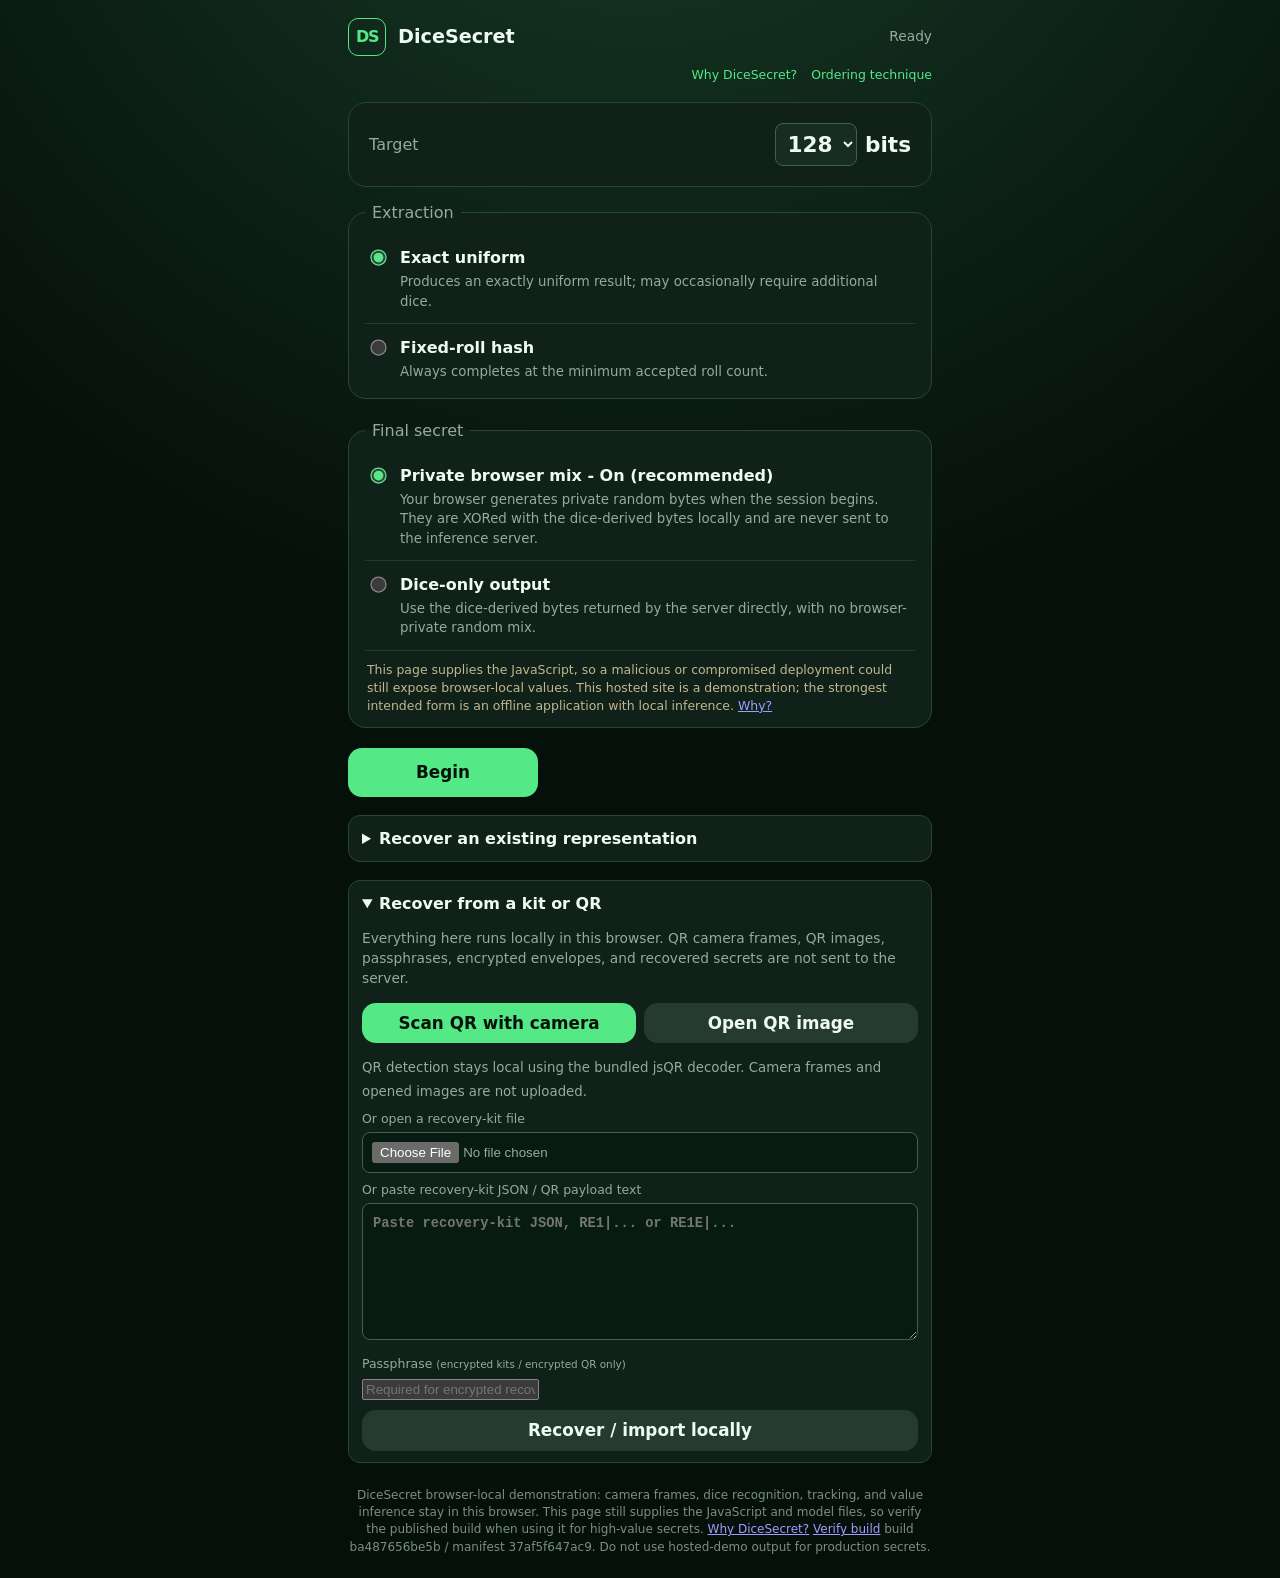
<file: index.html>
<!doctype html>
<html lang="en">
<head>
  <meta charset="utf-8">
  <meta name="viewport" content="width=device-width,initial-scale=1,viewport-fit=cover">
  <meta name="theme-color" content="#07130e">
  
  <link rel="icon" href="/favicon.svg" type="image/svg+xml">
  <title>DiceSecret - physical dice entropy</title>
  <meta name="description" content="DiceSecret generates verifiable root-secret entropy from physical d6 dice using a camera.">
  <link rel="canonical" href="https://dicesecret.com/">
  <link rel="stylesheet" href="/styles.css">
</head>
<body>
  <main>
    <header><span class="mark">DS</span><h1>DiceSecret</h1><span id="status">Ready</span></header>
    <nav class="infoNav"><a href="/why.html" target="_blank" rel="noopener">Why DiceSecret?</a><a href="/ordering.html" target="_blank" rel="noopener">Ordering technique</a></nav>

    <section id="setup" class="panel active">
      <div class="metric"><span>Target</span><strong><select id="bits" aria-label="Entropy bits"><option>64</option><option selected>128</option><option>192</option><option>256</option></select> bits</strong></div>
      <fieldset><legend>Extraction</legend><label><input type="radio" name="mode" value="exact" checked><span><b>Exact uniform</b><small>Produces an exactly uniform result; may occasionally require additional dice.</small></span></label><label><input type="radio" name="mode" value="hash"><span><b>Fixed-roll hash</b><small>Always completes at the minimum accepted roll count.</small></span></label></fieldset>
      <fieldset><legend>Final secret</legend><label><input type="radio" name="secretMode" value="private" checked><span><b>Private browser mix - On (recommended)</b><small>Your browser generates private random bytes when the session begins. They are XORed with the dice-derived bytes locally and are never sent to the inference server.</small></span></label><label><input type="radio" name="secretMode" value="dice-only"><span><b>Dice-only output</b><small>Use the dice-derived bytes returned by the server directly, with no browser-private random mix.</small></span></label><p class="trustNote">This page supplies the JavaScript, so a malicious or compromised deployment could still expose browser-local values. This hosted site is a demonstration; the strongest intended form is an offline application with local inference. <a href="/why.html" target="_blank" rel="noopener">Why?</a></p></fieldset>
      <button id="start" class="primary">Begin</button>
      <details class="recoveryTool">
        <summary>Recover an existing representation</summary>
        <p>Decode locally in this browser. The entered phrase/value is not sent to the server.</p>
        <label for="recoveryEncoding">Encoding</label>
        <select id="recoveryEncoding"></select>
        <label for="recoveryBits">Target bits</label>
        <select id="recoveryBits"><option>64</option><option selected>128</option><option>160</option><option>192</option><option>224</option><option>256</option></select>
        <label for="recoveryInput">Phrase or encoded value</label>
        <textarea id="recoveryInput" rows="5" spellcheck="false" autocomplete="off"></textarea>
        <button id="decodeRecovery" type="button" class="quiet">Decode locally</button>
        <div id="recoveryResult" class="recoveryResult hidden">
          <b id="recoverySummary"></b>
          <label>Hex</label><code id="recoveryHex"></code>
          <label>Bits</label><code id="recoveryBinary" class="binary"></code>
        </div>
      </details>
      <details class="recoveryTool recoveryKitImport" open>
        <summary>Recover from a kit or QR</summary>
        <p>Everything here runs locally in this browser. QR camera frames, QR images, passphrases, encrypted envelopes, and recovered secrets are not sent to the server.</p>
        <div class="qrImportActions">
          <button id="startRecoveryQrScan" type="button" class="primary">Scan QR with camera</button>
          <button id="chooseRecoveryQrImage" type="button" class="quiet">Open QR image</button>
        </div>
        <input id="recoveryQrImage" class="hidden" type="file" accept="image/*">
        <div id="recoveryQrScanner" class="recoveryQrScanner hidden">
          <video id="recoveryQrVideo" playsinline muted autoplay></video>
          <small id="recoveryQrScanStatus">Scanning locally...</small>
          <button id="stopRecoveryQrScan" type="button" class="quiet">Stop camera</button>
        </div>
        <small id="qrDecodeSupport">QR decoding stays local in this browser. Native QR detection is preferred when available, with bundled jsQR as the fallback.</small>
        <label for="recoveryKitFile">Or open a recovery-kit file</label>
        <input id="recoveryKitFile" type="file" accept=".json,application/json,text/plain">
        <label for="recoveryKitInput">Or paste recovery-kit JSON / QR payload text</label>
        <textarea id="recoveryKitInput" rows="6" spellcheck="false" autocomplete="off" placeholder="Paste recovery-kit JSON, RE1|... or RE1E|..."></textarea>
        <label for="importRecoveryPassphrase">Passphrase <small>(encrypted kits / encrypted QR only)</small></label>
        <input id="importRecoveryPassphrase" type="password" autocomplete="off" spellcheck="false" placeholder="Required for encrypted recovery">
        <button id="importRecoveryKit" type="button" class="quiet">Recover / import locally</button>
        <div id="importedRecovery" class="recoveryResult hidden">
          <b id="importedRecoverySummary"></b>
          <label>Final hex</label><code id="importedRecoveryHex"></code>
          <div id="importedRecoveryRepresentations" class="representationOutputs"></div>
        </div>
      </details>
    </section>

    <section id="roll" class="panel rollPrompt">
      <h2>Roll your dice</h2>
      <p>The camera is not being processed yet. Let the dice settle before starting detection.</p>
      <div class="rollInstructions">
        <b>For the best read:</b>
        <ul>
          <li>Place all dice flat on a stable, flat surface with no dice stacked on another.</li>
          <li><b>A top-down view is strongly preferred.</b> Hold the camera roughly 1 to 2 feet directly above the dice and frame the entire group so every die top is visible.</li>
          <li>Keep the dice large enough in the image for their top faces and pips to be clear.</li>
          <li>Once detection starts, hold the camera steady. If needed, slowly move or tilt the camera slightly to give the reader a clearer view of difficult dice, then return toward a top-down view.</li>
          <li>A green die means the reader is relatively confident in that die. Some dice, lighting, and viewing angles may read more easily than others.</li>
        </ul>
      </div>
      <p class="rollReady"><b>When the dice are settled and fully in view, click Detect dice.</b></p>
      <button id="detect" class="primary">Detect dice</button>
    </section>

    <section id="capture" class="panel">
      <div class="camera"><video id="video" playsinline muted autoplay></video><canvas id="overlay"></canvas><div class="recording"><i></i> Detecting live</div></div>
      <canvas id="captureFrame" class="hidden"></canvas>
      <div class="liveCount"><strong id="readyCount">0 ready</strong><span id="visibleCount">0 visible</span></div>
      <small id="liveTiming" class="liveTiming"></small>
      <p id="scanHelp" class="scanHelp" role="status" aria-live="polite"><b id="scanHelpTitle">Scanning for dice...</b><span id="scanHelpText">Keep the camera steady and near a top-down view. Dice will turn green as the reader becomes confident.</span></p>
      <button id="acceptLive" class="primary" disabled>Accept 0 dice</button>
    </section>

    <section id="processing" class="panel center">
      <div class="spinner" aria-hidden="true"></div><h2>Reading dice...</h2><p>Video and model inference stay in this browser.</p>
    </section>

    <section id="report" class="panel">
      <div class="progress"><div id="progressBar"></div></div>
      <div class="progressCopy"><strong id="bitProgress">0 bits</strong><span id="rollProgress">0 accepted dice</span></div>
      <div class="reportVisual"><img id="reportImage" alt="Accepted dice numbered in entropy order"><canvas id="reportOverlay"></canvas><button id="zoomReport" type="button">Zoom image</button></div>
      <img id="rawReportImage" class="hidden" alt="">
      <div id="selectedInspection" class="selectedInspection hidden"><canvas id="selectedCrop"></canvas><div><b id="selectedCropTitle"></b><span>Raw camera crop - no label drawn over the pips.</span><button id="selectedDieAction" type="button" class="danger hidden">Reject selected die</button></div></div>
      <div id="summary" class="summary"></div>
      <div class="orderGuide"><b>Entropy order</b><span id="selectedDie">Tap a value to locate that die.</span></div>
      <div id="values" class="values"></div><div id="rejectedDice" class="rejectedDice hidden"></div>
      <details class="orderMethod"><summary>How is this order made?</summary><p>The detected d6 tops estimate a top-down floor layout using only their shared cube geometry. The most isolated die becomes position 1; the farthest die defines direction, and an off-axis die fixes which side is up. The other dice are visited by repeatedly splitting the layout into four median quadrants. It is not a nearest-neighbor path, so a jump means one region ended and the next began.</p><div class="orderLinks"><button id="toggleOrderPath" type="button" class="quiet">Show order path</button><button id="toggleOrderNumbers" type="button" class="quiet">Show positions</button><a href="/ordering.html" target="_blank" rel="noopener">Technique</a></div></details>
      <details id="readingDetails"><summary>Reading details</summary><div id="detailRows"></div></details>
      <div id="orderWarning" class="warning hidden"><b id="orderReviewTitle">Review this roll</b><span id="orderExplanation">Tap any numbered value to highlight its die.</span><div><button id="acceptOrder">Accept roll</button><button id="retakeOrder" class="quiet">Retake</button></div></div>
      <div id="complete" class="complete hidden">
        <span id="completeTitle">Complete</span>
        <div id="finishedOutput">
          <p id="secretSourceStatus" class="secretSourceStatus"></p>
          <details id="verificationDetails" class="verificationDetails">
            <summary>Verification details</summary>
            <p>The server-visible dice result and browser-local final result are shown separately so the mix can be audited. The representations below are generated from the final output, not from the dice-derived value.</p>
            <div class="verificationValue"><b>Dice-derived output <small>(server-visible)</small></b><code id="diceDerivedHex"></code></div>
            <div class="verificationValue"><b>Final output <small>(browser-local)</small></b><code id="finalOutputHex"></code></div>
            <div id="browserMixRow" class="verificationValue hidden">
              <div class="verificationHeading"><b>Browser-private XOR bytes</b><button id="toggleBrowserMix" type="button" class="quiet">Reveal</button></div>
              <code id="browserMixHex" class="hidden"></code>
              <small>Revealing these bytes is local to this page. They can also be reconstructed from the two values above because final = dice-derived XOR browser-private.</small>
            </div>
            <p id="mixVerificationStatus" class="mixVerificationStatus"></p>
          </details>
          <p class="localOnly">Representations below are generated locally in this browser from the final entropy bytes.</p>
          <details class="representationPicker" open><summary>Representations</summary><div id="representationChoices" class="representationChoices"></div></details>
          <div id="representationOutputs" class="representationOutputs"></div>
          <section id="recoveryExport" class="recoveryExport hidden">
            <h3>Recovery &amp; backup</h3>
            <p>The final secret and all recovery materials below are generated locally in this browser. Choose the artifact that matches how you intend to store it.</p>
            <section class="recoveryMetadataEditor">
              <h4>Recovery metadata <small>(browser-local)</small></h4>
              <label for="recoveryLabel">Name / label</label>
              <input id="recoveryLabel" type="text" maxlength="160" autocomplete="off" placeholder="e.g. Cold wallet seed A">
              <label for="recoveryNote">Note</label>
              <textarea id="recoveryNote" rows="3" maxlength="4000" autocomplete="off" placeholder="Optional context to include with recovery materials"></textarea>
              <div class="recoveryMetadataFacts"><span><b>Derived</b><small id="recoveryDerivedAt"> - </small></span><span><b>Document ID</b><code id="recoveryDocumentId"> - </code></span></div>
              <small>Name and note remain in browser memory and are not sent to the inference server. They are included only in recovery materials you explicitly print, download, or copy.</small>
            </section>
            <section class="printSheetChoices">
              <h4>Printable sheets</h4>
              <p><b>Blank record sheet:</b> prints metadata and empty writing areas only. It contains no secret and no recovery QR; write the selected Hex/word representation onto the physical sheet after printing.</p>
              <div class="recoveryActions">
                <button id="printRecordSheet" type="button" class="primary">Print blank record sheet - no secret</button>
                <button id="downloadRecordSheet" type="button" class="quiet">Download blank record sheet (.html)</button>
                <button id="printRecoverySheet" type="button" class="quiet">Print full recovery sheet - contains secret</button>
                <button id="downloadRecoverySheet" type="button" class="quiet">Download full recovery sheet (.html)</button>
              </div>
            </section>
            <fieldset class="recoveryProtection"><legend>Recovery files &amp; QR</legend>
              <label><input type="radio" name="recoveryProtection" value="plain" checked><span><b>Plain</b><small>JSON and QR directly contain the final secret.</small></span></label>
              <label><input type="radio" name="recoveryProtection" value="encrypted"><span><b>Encrypted</b><small>Protect the machine-recovery copy with a passphrase.</small></span></label>
            </fieldset>
            <div id="plainRecoveryExport">
              <div class="recoveryActions">
                <button id="downloadRecoveryKit" type="button" class="quiet">Download recovery kit (.json)</button>
                <button id="copyRecoveryKit" type="button" class="quiet">Copy kit JSON</button>
                <button id="downloadRecoveryQr" type="button" class="quiet">Download QR (.svg)</button>
                <button id="copyQrPayload" type="button" class="quiet">Copy QR payload text</button>
              </div>
              <div id="recoveryQr" class="recoveryQr" aria-label="Recovery QR code"></div>
              <p class="qrWarning">This QR contains the final secret. Scanning or photographing it with a cloud-connected application may expose the secret. The QR is generated entirely in this browser.</p>
              <details class="qrPayloadDetails"><summary>QR payload text</summary><code id="qrPayloadText"></code></details>
            </div>
            <div id="encryptedRecoveryControls" class="encryptedRecoveryControls hidden">
              <label for="encryptedRecoveryPassphrase">Passphrase</label>
              <input id="encryptedRecoveryPassphrase" type="password" autocomplete="off" spellcheck="false">
              <label for="encryptedRecoveryPassphraseConfirm">Confirm passphrase</label>
              <input id="encryptedRecoveryPassphraseConfirm" type="password" autocomplete="off" spellcheck="false">
              <small>Encryption uses browser-native PBKDF2-HMAC-SHA-256 (600,000 iterations) and AES-256-GCM. Short PINs are vulnerable to offline guessing.</small>
              <button id="createEncryptedRecovery" type="button" class="primary">Create encrypted kit &amp; QR</button>
            </div>
            <div id="encryptedRecoveryExport" class="hidden">
              <div class="recoveryActions">
                <button id="printEncryptedRecoverySheet" type="button" class="primary">Print encrypted recovery sheet</button>
                <button id="downloadEncryptedRecoverySheet" type="button" class="quiet">Download encrypted sheet (.html)</button>
                <button id="downloadEncryptedRecoveryKit" type="button" class="quiet">Download encrypted kit (.json)</button>
                <button id="copyEncryptedRecoveryKit" type="button" class="quiet">Copy encrypted kit JSON</button>
                <button id="downloadEncryptedRecoveryQr" type="button" class="quiet">Download encrypted QR (.svg)</button>
                <button id="copyEncryptedQrPayload" type="button" class="quiet">Copy encrypted QR payload</button>
              </div>
              <div id="encryptedRecoveryQr" class="recoveryQr" aria-label="Encrypted recovery QR code"></div>
              <p class="qrWarning">This QR contains only encrypted recovery data. Anyone who obtains it can still attempt offline passphrase guesses.</p>
              <details class="qrPayloadDetails"><summary>Canonical encrypted QR payload text</summary><code id="encryptedQrPayloadText"></code></details>
            </div>
          </section>
        </div>
        <p id="incompleteOutput"></p>
        <button id="startAnother" type="button" class="primary startAnother">Start another session</button>
      </div>
      <div id="nextActions" class="nextActions"><button id="endSession" class="quiet">End session</button><button id="rollMore" class="primary">Roll more</button></div>
    </section>

    <div id="error" class="error hidden" role="alert"></div>
    <footer>DiceSecret browser-local demonstration: camera frames, dice recognition, tracking, and value inference stay in this browser. This page still supplies the JavaScript and model files, so verify the published build when using it for high-value secrets. <a href="/why.html" target="_blank" rel="noopener">Why DiceSecret?</a> <a href="/verify.html" target="_blank" rel="noopener">Verify build</a> <span id="buildIdentity">source / unverified build</span>. Do not use hosted-demo output for production secrets.</footer>
  </main>
  <div id="imageZoom" class="imageZoom hidden" role="dialog" aria-modal="true" aria-label="Zoomed dice report"><div class="zoomToolbar"><button id="closeZoom" type="button">Close</button><button id="zoomOut" type="button">-</button><button id="zoomReset" type="button">Reset</button><button id="zoomIn" type="button">+</button><button id="zoomTogglePath" type="button">Path</button><button id="zoomToggleNumbers" type="button">Positions</button><button id="zoomDieAction" type="button" class="danger hidden">Reject die</button><strong id="zoomSelection">No die selected</strong></div><div id="zoomViewport"><div id="zoomStage"><img id="zoomImage" alt="Zoomed dice report"><canvas id="zoomOverlay"></canvas></div></div></div>
  <script src="/entropy-codec.js"></script>
  <script src="/entropy-secret.js"></script>
  <script src="/jsqr-1.4.0.js"></script>
  <script src="/entropy-qr.js"></script>
  <script src="/entropy-recovery.js"></script>
  <script src="/entropy-encryption.js"></script>
  <script src="/app.js"></script>
</body>
</html>
</file>
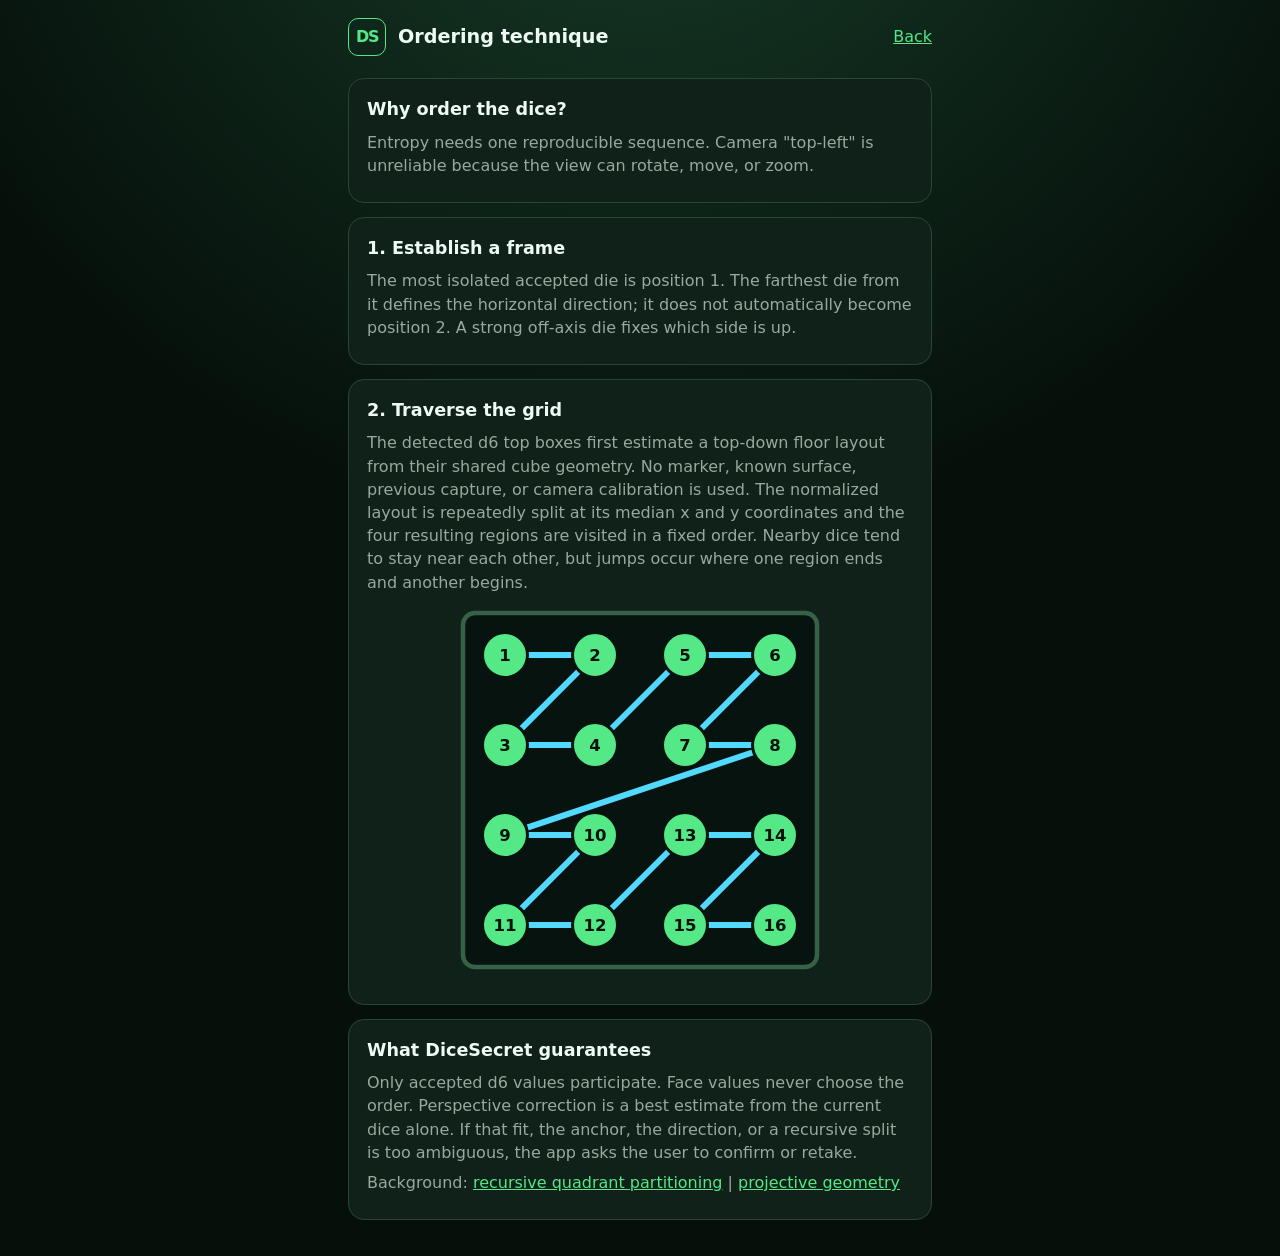
<file: ordering.html>
<!doctype html>
<html lang="en">
<head>
  <meta charset="utf-8">
  <meta name="viewport" content="width=device-width,initial-scale=1">
  <meta name="theme-color" content="#07130e">
  <link rel="icon" href="/favicon.svg" type="image/svg+xml">
  <title>DiceSecret ordering technique</title>
  <link rel="stylesheet" href="/styles.css">
  <link rel="canonical" href="https://dicesecret.com/ordering.html">
</head>
<body>
  <main class="technique">
    <header><span class="mark">DS</span><h1>Ordering technique</h1><a href="/">Back</a></header>
    <section>
      <h2>Why order the dice?</h2>
      <p>Entropy needs one reproducible sequence. Camera "top-left" is unreliable because the view can rotate, move, or zoom.</p>
    </section>
    <section>
      <h2>1. Establish a frame</h2>
      <p>The most isolated accepted die is position 1. The farthest die from it defines the horizontal direction; it does not automatically become position 2. A strong off-axis die fixes which side is up.</p>
    </section>
    <section>
      <h2>2. Traverse the grid</h2>
      <p>The detected d6 top boxes first estimate a top-down floor layout from their shared cube geometry. No marker, known surface, previous capture, or camera calibration is used. The normalized layout is repeatedly split at its median x and y coordinates and the four resulting regions are visited in a fixed order. Nearby dice tend to stay near each other, but jumps occur where one region ends and another begins.</p>
      <svg viewBox="0 0 240 240" role="img" aria-label="The first sixteen positions of a recursive quadrant traversal">
        <rect x="2" y="2" width="236" height="236" rx="8" fill="#07130e" stroke="#356246" stroke-width="3"/>
        <path d="M30 30 L90 30 L30 90 L90 90 L150 30 L210 30 L150 90 L210 90 L30 150 L90 150 L30 210 L90 210 L150 150 L210 150 L150 210 L210 210" fill="none" stroke="#52d9ff" stroke-width="4" stroke-linejoin="round"/>
        <g fill="#54e887" stroke="#07130e" stroke-width="2">
          <circle cx="30" cy="30" r="15"/><circle cx="90" cy="30" r="15"/><circle cx="30" cy="90" r="15"/><circle cx="90" cy="90" r="15"/>
          <circle cx="150" cy="30" r="15"/><circle cx="210" cy="30" r="15"/><circle cx="150" cy="90" r="15"/><circle cx="210" cy="90" r="15"/>
          <circle cx="30" cy="150" r="15"/><circle cx="90" cy="150" r="15"/><circle cx="30" cy="210" r="15"/><circle cx="90" cy="210" r="15"/>
          <circle cx="150" cy="150" r="15"/><circle cx="210" cy="150" r="15"/><circle cx="150" cy="210" r="15"/><circle cx="210" cy="210" r="15"/>
        </g>
        <g fill="#041108" font-family="system-ui" font-size="11" font-weight="800" text-anchor="middle" dominant-baseline="central">
          <text x="30" y="30">1</text><text x="90" y="30">2</text><text x="30" y="90">3</text><text x="90" y="90">4</text>
          <text x="150" y="30">5</text><text x="210" y="30">6</text><text x="150" y="90">7</text><text x="210" y="90">8</text>
          <text x="30" y="150">9</text><text x="90" y="150">10</text><text x="30" y="210">11</text><text x="90" y="210">12</text>
          <text x="150" y="150">13</text><text x="210" y="150">14</text><text x="150" y="210">15</text><text x="210" y="210">16</text>
        </g>
      </svg>
    </section>
    <section>
      <h2>What DiceSecret guarantees</h2>
      <p>Only accepted d6 values participate. Face values never choose the order. Perspective correction is a best estimate from the current dice alone. If that fit, the anchor, the direction, or a recursive split is too ambiguous, the app asks the user to confirm or retake.</p>
      <p>Background: <a href="https://en.wikipedia.org/wiki/Quadtree" target="_blank" rel="noopener">recursive quadrant partitioning</a> | <a href="https://en.wikipedia.org/wiki/Projective_geometry" target="_blank" rel="noopener">projective geometry</a></p>
    </section>
  </main>
</body>
</html>
</file>
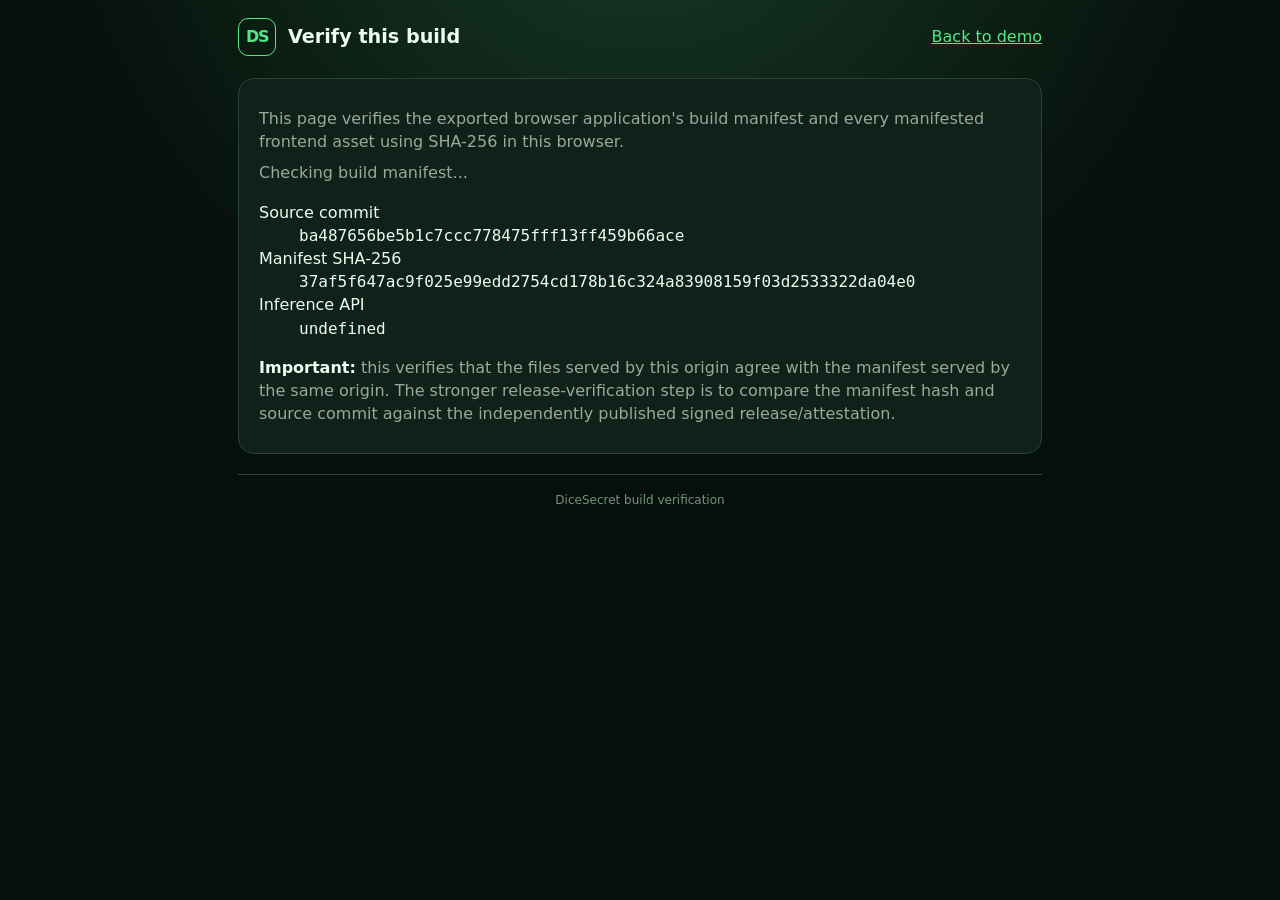
<file: verify.html>
<!doctype html>
<html lang="en">
<head>
  <meta charset="utf-8">
  <meta name="viewport" content="width=device-width,initial-scale=1">
  <meta name="theme-color" content="#07130e">
  <link rel="icon" href="/favicon.svg" type="image/svg+xml">
  <title>Verify DiceSecret build</title>
  <link rel="stylesheet" href="/styles.css">
  <link rel="canonical" href="https://dicesecret.com/verify.html">
</head>
<body>
  <main class="backgroundPage">
    <header><span class="mark">DS</span><h1>Verify this build</h1><a href="/">Back to demo</a></header>
    <section>
      <p>This page verifies the exported browser application's build manifest and every manifested frontend asset using SHA-256 in this browser.</p>
      <p id="verifyBuildStatus">Checking build manifest...</p>
      <dl id="verifyBuildMeta"></dl>
      <pre id="verifyBuildResults"></pre>
      <p><b>Important:</b> this verifies that the files served by this origin agree with the manifest served by the same origin. The stronger release-verification step is to compare the manifest hash and source commit against the independently published signed release/attestation.</p>
    </section>
    <footer class="backgroundFooter">DiceSecret build verification</footer>
  </main>
  <script src="/verify-build.js"></script>
</body>
</html>
</file>
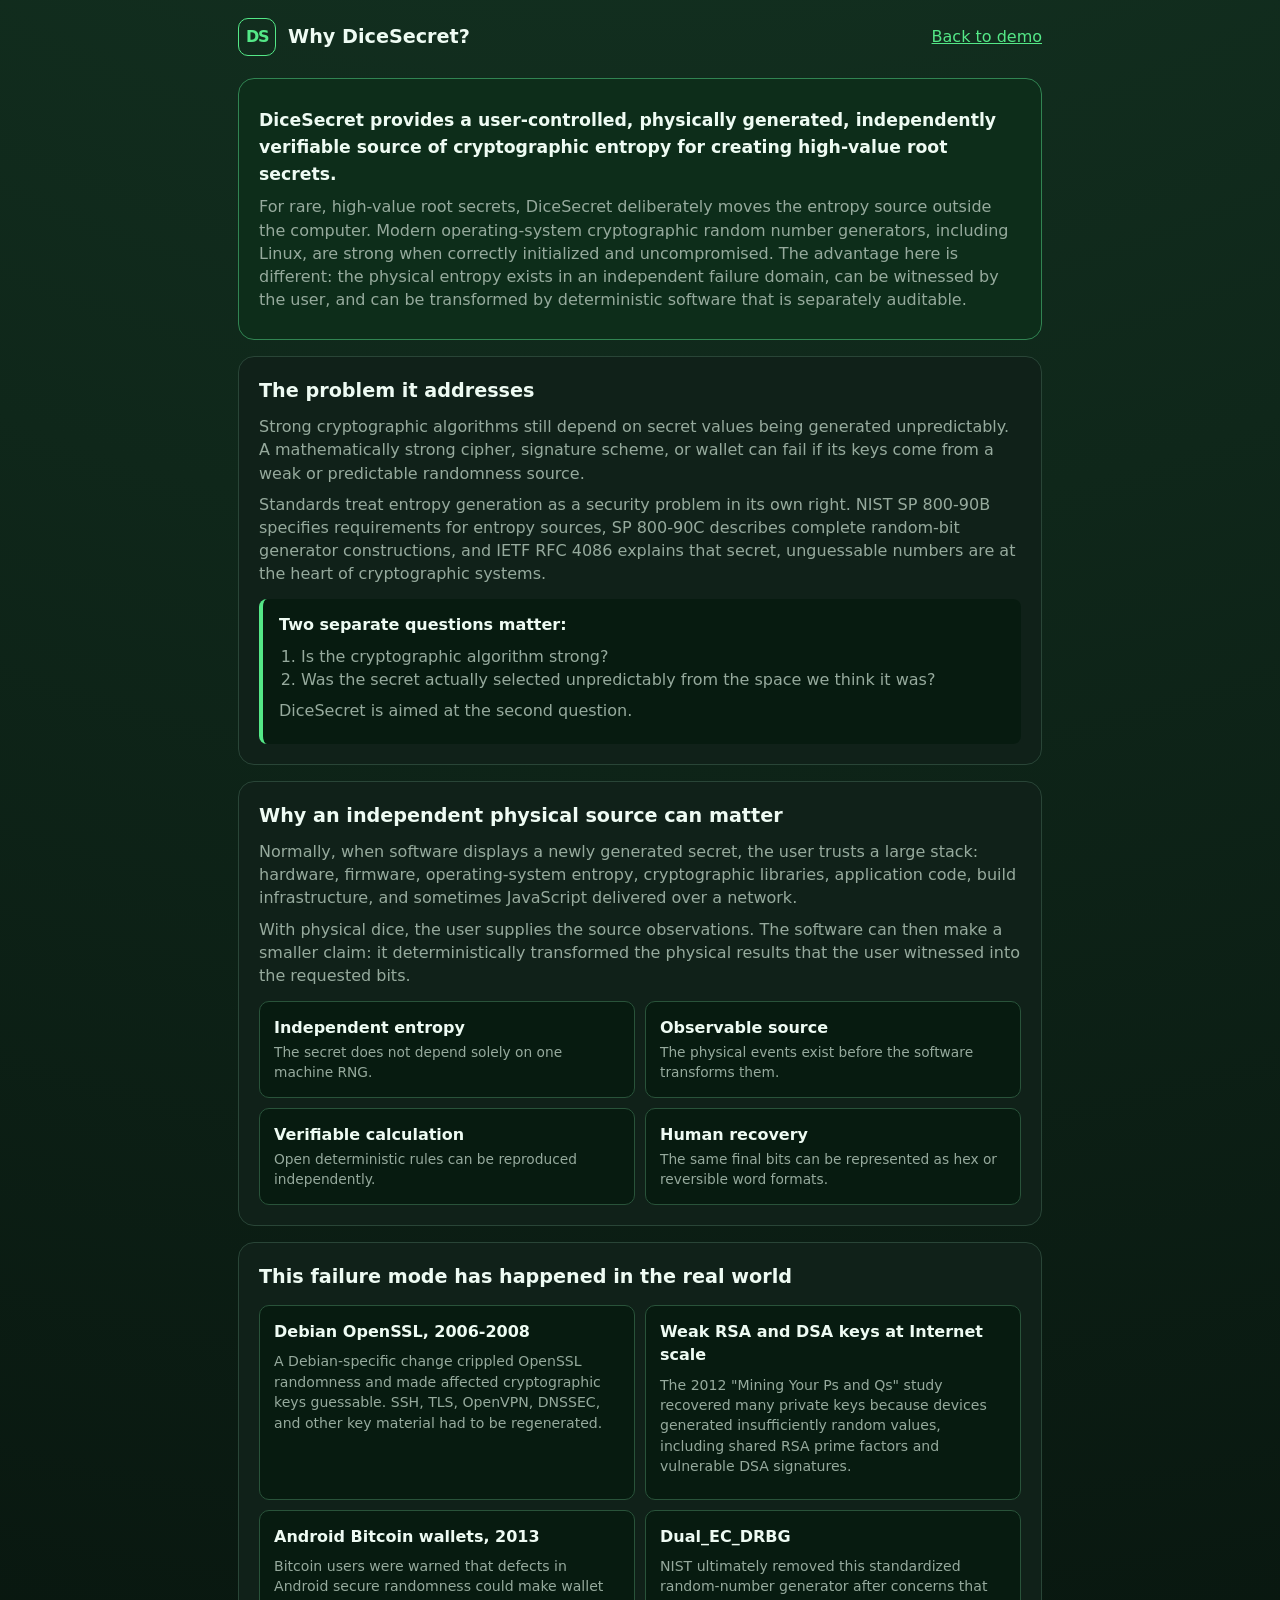
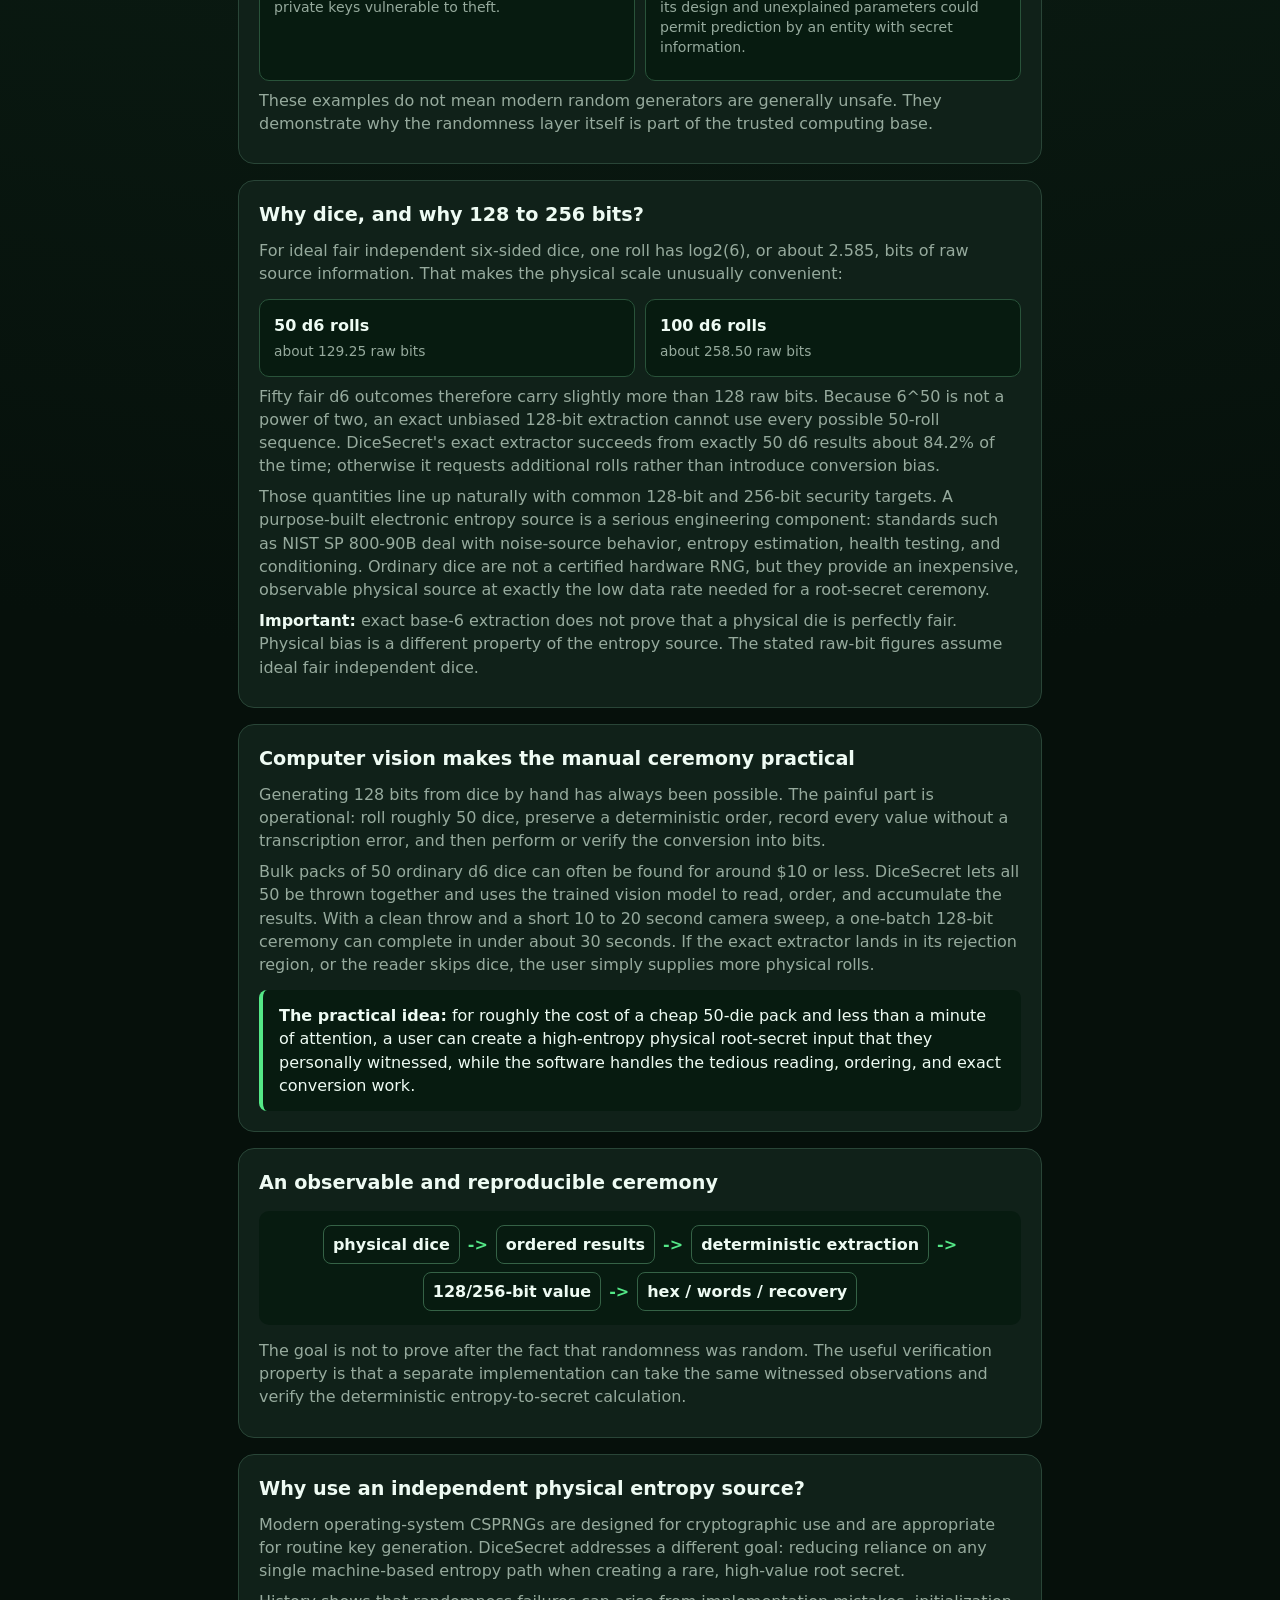
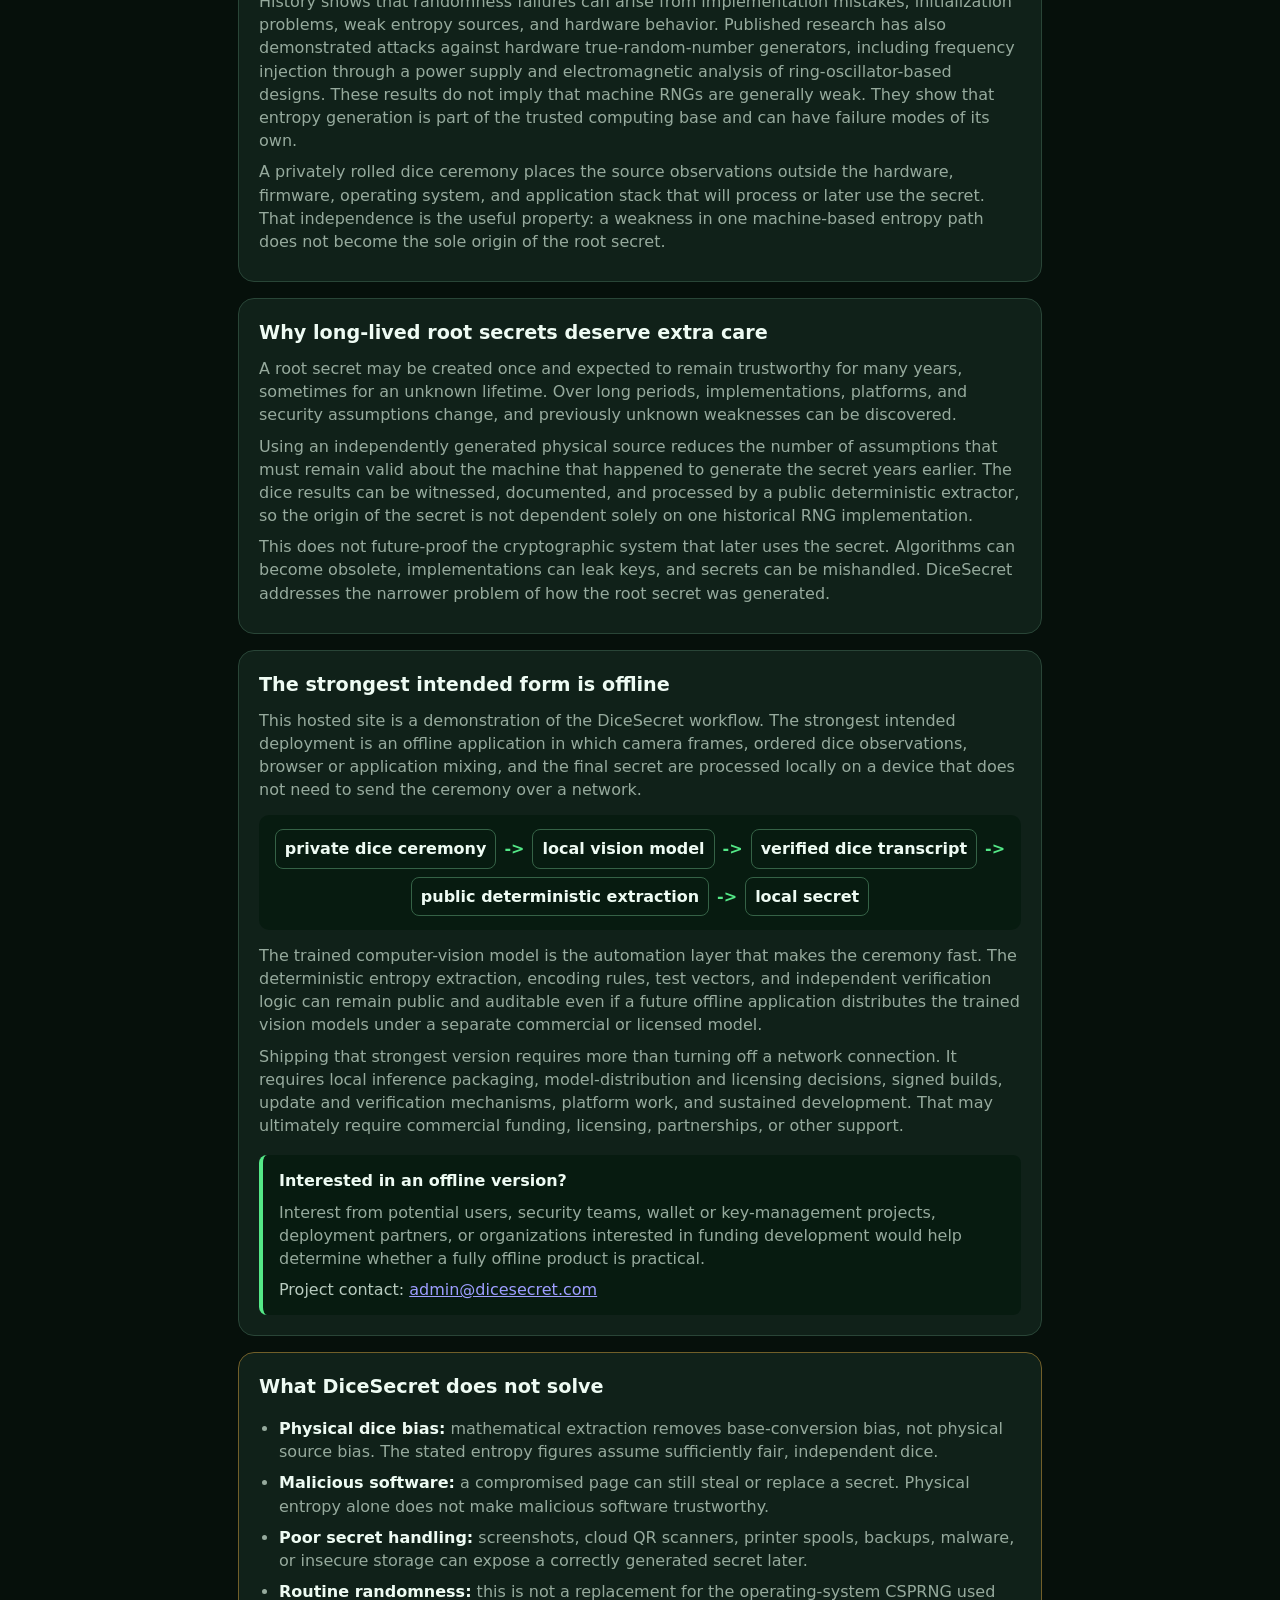
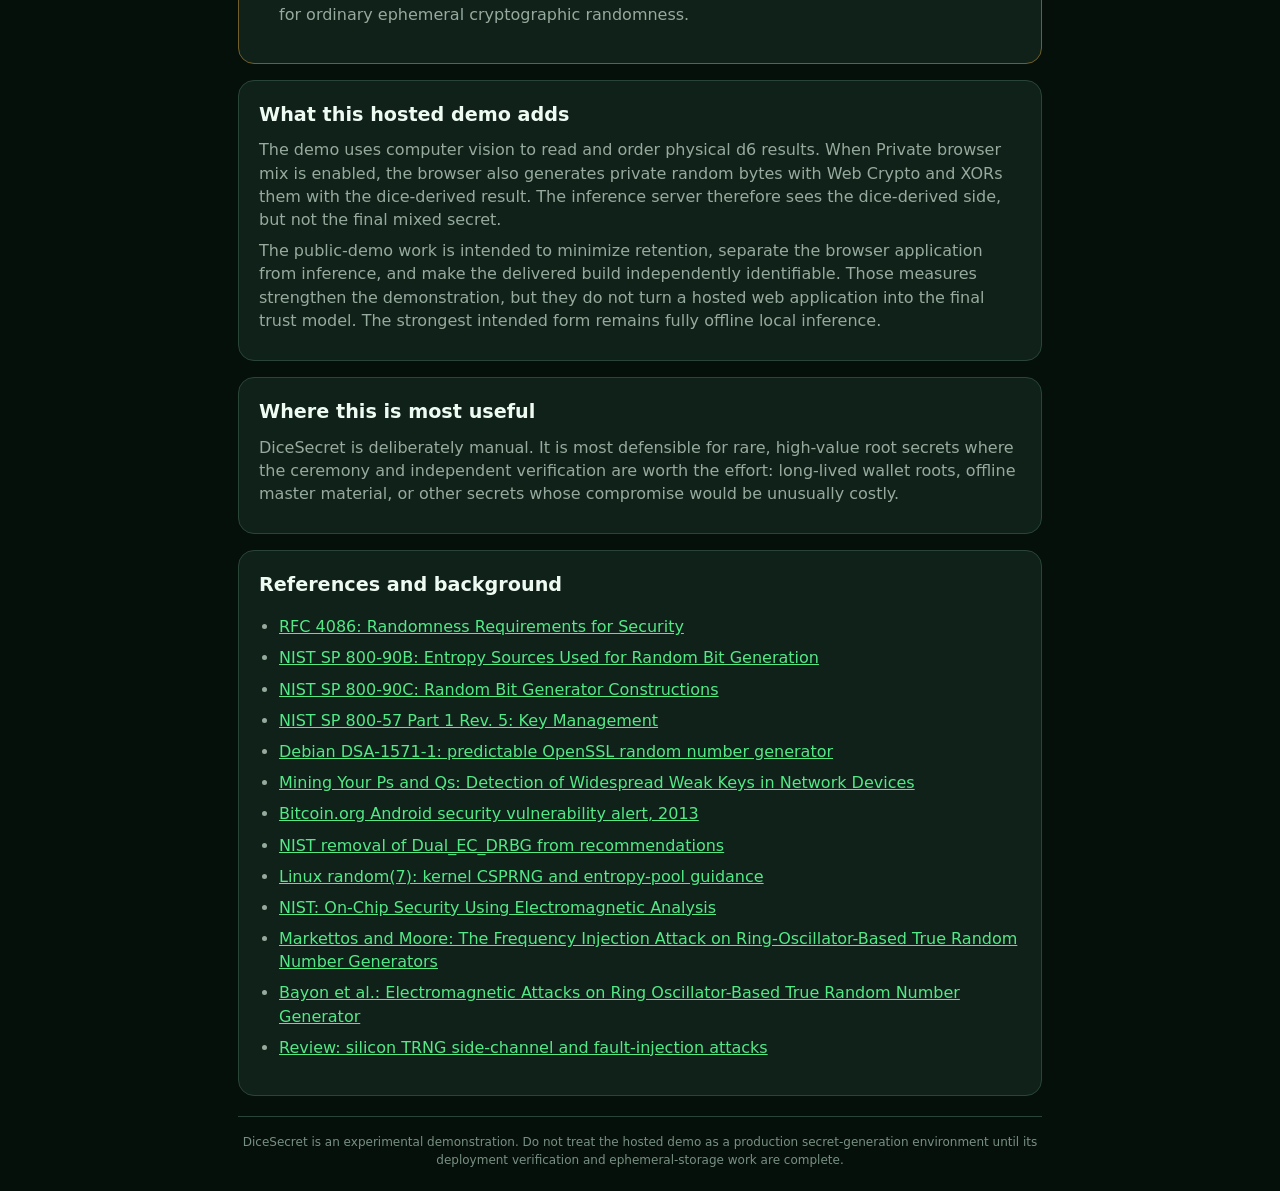
<file: why.html>
<!doctype html>
<html lang="en">
<head>
  <meta charset="utf-8">
  <meta name="viewport" content="width=device-width,initial-scale=1">
  <meta name="theme-color" content="#07130e">
  <link rel="icon" href="/favicon.svg" type="image/svg+xml">
  <title>Why DiceSecret?</title>
  <meta name="description" content="Why DiceSecret uses observable physical dice entropy for rare, high-value root secrets, and what that does and does not protect against.">
  <link rel="canonical" href="https://dicesecret.com/why.html">
  <link rel="stylesheet" href="/styles.css">
</head>
<body>
  <main class="backgroundPage">
    <header><span class="mark">DS</span><h1>Why DiceSecret?</h1><a href="/">Back to demo</a></header>

    <section class="backgroundHero">
      <p class="backgroundLead"><b>DiceSecret provides a user-controlled, physically generated, independently verifiable source of cryptographic entropy for creating high-value root secrets.</b></p>
      <p>For rare, high-value root secrets, DiceSecret deliberately moves the entropy source outside the computer. Modern operating-system cryptographic random number generators, including Linux, are strong when correctly initialized and uncompromised. The advantage here is different: the physical entropy exists in an independent failure domain, can be witnessed by the user, and can be transformed by deterministic software that is separately auditable.</p>
    </section>

    <section>
      <h2>The problem it addresses</h2>
      <p>Strong cryptographic algorithms still depend on secret values being generated unpredictably. A mathematically strong cipher, signature scheme, or wallet can fail if its keys come from a weak or predictable randomness source.</p>
      <p>Standards treat entropy generation as a security problem in its own right. NIST SP 800-90B specifies requirements for entropy sources, SP 800-90C describes complete random-bit generator constructions, and IETF RFC 4086 explains that secret, unguessable numbers are at the heart of cryptographic systems.</p>
      <div class="backgroundCallout">
        <b>Two separate questions matter:</b>
        <ol>
          <li>Is the cryptographic algorithm strong?</li>
          <li>Was the secret actually selected unpredictably from the space we think it was?</li>
        </ol>
        <p>DiceSecret is aimed at the second question.</p>
      </div>
    </section>

    <section>
      <h2>Why an independent physical source can matter</h2>
      <p>Normally, when software displays a newly generated secret, the user trusts a large stack: hardware, firmware, operating-system entropy, cryptographic libraries, application code, build infrastructure, and sometimes JavaScript delivered over a network.</p>
      <p>With physical dice, the user supplies the source observations. The software can then make a smaller claim: it deterministically transformed the physical results that the user witnessed into the requested bits.</p>
      <div class="principleGrid">
        <div><b>Independent entropy</b><span>The secret does not depend solely on one machine RNG.</span></div>
        <div><b>Observable source</b><span>The physical events exist before the software transforms them.</span></div>
        <div><b>Verifiable calculation</b><span>Open deterministic rules can be reproduced independently.</span></div>
        <div><b>Human recovery</b><span>The same final bits can be represented as hex or reversible word formats.</span></div>
      </div>
    </section>

    <section>
      <h2>This failure mode has happened in the real world</h2>
      <div class="historyGrid">
        <article>
          <h3>Debian OpenSSL, 2006-2008</h3>
          <p>A Debian-specific change crippled OpenSSL randomness and made affected cryptographic keys guessable. SSH, TLS, OpenVPN, DNSSEC, and other key material had to be regenerated.</p>
        </article>
        <article>
          <h3>Weak RSA and DSA keys at Internet scale</h3>
          <p>The 2012 "Mining Your Ps and Qs" study recovered many private keys because devices generated insufficiently random values, including shared RSA prime factors and vulnerable DSA signatures.</p>
        </article>
        <article>
          <h3>Android Bitcoin wallets, 2013</h3>
          <p>Bitcoin users were warned that defects in Android secure randomness could make wallet private keys vulnerable to theft.</p>
        </article>
        <article>
          <h3>Dual_EC_DRBG</h3>
          <p>NIST ultimately removed this standardized random-number generator after concerns that its design and unexplained parameters could permit prediction by an entity with secret information.</p>
        </article>
      </div>
      <p>These examples do not mean modern random generators are generally unsafe. They demonstrate why the randomness layer itself is part of the trusted computing base.</p>
    </section>

    <section>
      <h2>Why dice, and why 128 to 256 bits?</h2>
      <p>For ideal fair independent six-sided dice, one roll has log2(6), or about 2.585, bits of raw source information. That makes the physical scale unusually convenient:</p>
      <div class="entropyMath">
        <div><b>50 d6 rolls</b><span>about 129.25 raw bits</span></div>
        <div><b>100 d6 rolls</b><span>about 258.50 raw bits</span></div>
      </div>
      <p>Fifty fair d6 outcomes therefore carry slightly more than 128 raw bits. Because 6^50 is not a power of two, an exact unbiased 128-bit extraction cannot use every possible 50-roll sequence. DiceSecret's exact extractor succeeds from exactly 50 d6 results about 84.2% of the time; otherwise it requests additional rolls rather than introduce conversion bias.</p>
      <p>Those quantities line up naturally with common 128-bit and 256-bit security targets. A purpose-built electronic entropy source is a serious engineering component: standards such as NIST SP 800-90B deal with noise-source behavior, entropy estimation, health testing, and conditioning. Ordinary dice are not a certified hardware RNG, but they provide an inexpensive, observable physical source at exactly the low data rate needed for a root-secret ceremony.</p>
      <p><b>Important:</b> exact base-6 extraction does not prove that a physical die is perfectly fair. Physical bias is a different property of the entropy source. The stated raw-bit figures assume ideal fair independent dice.</p>
    </section>

    <section>
      <h2>Computer vision makes the manual ceremony practical</h2>
      <p>Generating 128 bits from dice by hand has always been possible. The painful part is operational: roll roughly 50 dice, preserve a deterministic order, record every value without a transcription error, and then perform or verify the conversion into bits.</p>
      <p>Bulk packs of 50 ordinary d6 dice can often be found for around $10 or less. DiceSecret lets all 50 be thrown together and uses the trained vision model to read, order, and accumulate the results. With a clean throw and a short 10 to 20 second camera sweep, a one-batch 128-bit ceremony can complete in under about 30 seconds. If the exact extractor lands in its rejection region, or the reader skips dice, the user simply supplies more physical rolls.</p>
      <div class="backgroundCallout">
        <b>The practical idea:</b> for roughly the cost of a cheap 50-die pack and less than a minute of attention, a user can create a high-entropy physical root-secret input that they personally witnessed, while the software handles the tedious reading, ordering, and exact conversion work.
      </div>
    </section>

    <section>
      <h2>An observable and reproducible ceremony</h2>
      <div class="ceremonyFlow" aria-label="DiceSecret entropy ceremony">
        <span>physical dice</span><i>-&gt;</i><span>ordered results</span><i>-&gt;</i><span>deterministic extraction</span><i>-&gt;</i><span>128/256-bit value</span><i>-&gt;</i><span>hex / words / recovery</span>
      </div>
      <p>The goal is not to prove after the fact that randomness was random. The useful verification property is that a separate implementation can take the same witnessed observations and verify the deterministic entropy-to-secret calculation.</p>
    </section>

    <section>
      <h2>Why use an independent physical entropy source?</h2>
      <p>Modern operating-system CSPRNGs are designed for cryptographic use and are appropriate for routine key generation. DiceSecret addresses a different goal: reducing reliance on any single machine-based entropy path when creating a rare, high-value root secret.</p>
      <p>History shows that randomness failures can arise from implementation mistakes, initialization problems, weak entropy sources, and hardware behavior. Published research has also demonstrated attacks against hardware true-random-number generators, including frequency injection through a power supply and electromagnetic analysis of ring-oscillator-based designs. These results do not imply that machine RNGs are generally weak. They show that entropy generation is part of the trusted computing base and can have failure modes of its own.</p>
      <p>A privately rolled dice ceremony places the source observations outside the hardware, firmware, operating system, and application stack that will process or later use the secret. That independence is the useful property: a weakness in one machine-based entropy path does not become the sole origin of the root secret.</p>
    </section>

    <section>
      <h2>Why long-lived root secrets deserve extra care</h2>
      <p>A root secret may be created once and expected to remain trustworthy for many years, sometimes for an unknown lifetime. Over long periods, implementations, platforms, and security assumptions change, and previously unknown weaknesses can be discovered.</p>
      <p>Using an independently generated physical source reduces the number of assumptions that must remain valid about the machine that happened to generate the secret years earlier. The dice results can be witnessed, documented, and processed by a public deterministic extractor, so the origin of the secret is not dependent solely on one historical RNG implementation.</p>
      <p>This does not future-proof the cryptographic system that later uses the secret. Algorithms can become obsolete, implementations can leak keys, and secrets can be mishandled. DiceSecret addresses the narrower problem of how the root secret was generated.</p>
    </section>

    <section class="offlineSection">
      <h2>The strongest intended form is offline</h2>
      <p>This hosted site is a demonstration of the DiceSecret workflow. The strongest intended deployment is an offline application in which camera frames, ordered dice observations, browser or application mixing, and the final secret are processed locally on a device that does not need to send the ceremony over a network.</p>
      <div class="ceremonyFlow" aria-label="Offline DiceSecret architecture">
        <span>private dice ceremony</span><i>-&gt;</i><span>local vision model</span><i>-&gt;</i><span>verified dice transcript</span><i>-&gt;</i><span>public deterministic extraction</span><i>-&gt;</i><span>local secret</span>
      </div>
      <p>The trained computer-vision model is the automation layer that makes the ceremony fast. The deterministic entropy extraction, encoding rules, test vectors, and independent verification logic can remain public and auditable even if a future offline application distributes the trained vision models under a separate commercial or licensed model.</p>
      <p>Shipping that strongest version requires more than turning off a network connection. It requires local inference packaging, model-distribution and licensing decisions, signed builds, update and verification mechanisms, platform work, and sustained development. That may ultimately require commercial funding, licensing, partnerships, or other support.</p>
      <div class="backgroundCallout offlineInterest">
        <b>Interested in an offline version?</b>
        <p>Interest from potential users, security teams, wallet or key-management projects, deployment partners, or organizations interested in funding development would help determine whether a fully offline product is practical.</p>
        <p class="contactPending">Project contact: <a href="mailto:admin@dicesecret.com">admin@dicesecret.com</a></p>
      </div>
    </section>

    <section class="limitsSection">
      <h2>What DiceSecret does not solve</h2>
      <ul>
        <li><b>Physical dice bias:</b> mathematical extraction removes base-conversion bias, not physical source bias. The stated entropy figures assume sufficiently fair, independent dice.</li>
        <li><b>Malicious software:</b> a compromised page can still steal or replace a secret. Physical entropy alone does not make malicious software trustworthy.</li>
        <li><b>Poor secret handling:</b> screenshots, cloud QR scanners, printer spools, backups, malware, or insecure storage can expose a correctly generated secret later.</li>
        <li><b>Routine randomness:</b> this is not a replacement for the operating-system CSPRNG used for ordinary ephemeral cryptographic randomness.</li>
      </ul>
    </section>

    <section>
      <h2>What this hosted demo adds</h2>
      <p>The demo uses computer vision to read and order physical d6 results. When Private browser mix is enabled, the browser also generates private random bytes with Web Crypto and XORs them with the dice-derived result. The inference server therefore sees the dice-derived side, but not the final mixed secret.</p>
      <p>The public-demo work is intended to minimize retention, separate the browser application from inference, and make the delivered build independently identifiable. Those measures strengthen the demonstration, but they do not turn a hosted web application into the final trust model. The strongest intended form remains fully offline local inference.</p>
    </section>

    <section>
      <h2>Where this is most useful</h2>
      <p>DiceSecret is deliberately manual. It is most defensible for rare, high-value root secrets where the ceremony and independent verification are worth the effort: long-lived wallet roots, offline master material, or other secrets whose compromise would be unusually costly.</p>
    </section>


    <section class="referenceSection">
      <h2>References and background</h2>
      <ul class="referenceList">
        <li><a href="https://www.rfc-editor.org/rfc/rfc4086" target="_blank" rel="noopener">RFC 4086: Randomness Requirements for Security</a></li>
        <li><a href="https://csrc.nist.gov/pubs/sp/800/90/b/final" target="_blank" rel="noopener">NIST SP 800-90B: Entropy Sources Used for Random Bit Generation</a></li>
        <li><a href="https://csrc.nist.gov/pubs/sp/800/90/c/final" target="_blank" rel="noopener">NIST SP 800-90C: Random Bit Generator Constructions</a></li>
        <li><a href="https://csrc.nist.gov/pubs/sp/800/57/pt1/r5/final" target="_blank" rel="noopener">NIST SP 800-57 Part 1 Rev. 5: Key Management</a></li>
        <li><a href="https://lists.debian.org/debian-security-announce/2008/msg00152.html" target="_blank" rel="noopener">Debian DSA-1571-1: predictable OpenSSL random number generator</a></li>
        <li><a href="https://www.usenix.org/conference/usenixsecurity12/technical-sessions/presentation/heninger" target="_blank" rel="noopener">Mining Your Ps and Qs: Detection of Widespread Weak Keys in Network Devices</a></li>
        <li><a href="https://bitcoin.org/en/alert/2013-08-11-android" target="_blank" rel="noopener">Bitcoin.org Android security vulnerability alert, 2013</a></li>
        <li><a href="https://www.nist.gov/news-events/news/2014/04/nist-removes-cryptography-algorithm-random-number-generator-recommendations" target="_blank" rel="noopener">NIST removal of Dual_EC_DRBG from recommendations</a></li>
        <li><a href="https://www.kernel.org/pub/linux/docs/man-pages/book/man-pages-6.17.pdf" target="_blank" rel="noopener">Linux random(7): kernel CSPRNG and entropy-pool guidance</a></li>
        <li><a href="https://www.nist.gov/publications/chip-security-using-electromagnetic-analysis" target="_blank" rel="noopener">NIST: On-Chip Security Using Electromagnetic Analysis</a></li>
        <li><a href="https://www.cl.cam.ac.uk/~atm26/papers/markettos-ches2009-inject-trng.pdf" target="_blank" rel="noopener">Markettos and Moore: The Frequency Injection Attack on Ring-Oscillator-Based True Random Number Generators</a></li>
        <li><a href="https://doi.org/10.1109/ISCAS.2013.6572251" target="_blank" rel="noopener">Bayon et al.: Electromagnetic Attacks on Ring Oscillator-Based True Random Number Generator</a></li>
        <li><a href="https://pmc.ncbi.nlm.nih.gov/articles/PMC9689501/" target="_blank" rel="noopener">Review: silicon TRNG side-channel and fault-injection attacks</a></li>
      </ul>
    </section>

    <footer class="backgroundFooter">DiceSecret is an experimental demonstration. Do not treat the hosted demo as a production secret-generation environment until its deployment verification and ephemeral-storage work are complete.</footer>
  </main>
</body>
</html>
</file>
<file: styles.css>
:root{color-scheme:dark;--ink:#eefbf3;--muted:#96aa9d;--panel:#102119;--line:#294537;--green:#54e887;--red:#ff6f64;--black:#06100b}*{box-sizing:border-box}body{margin:0;background:radial-gradient(circle at 50% -20%,#183e29 0,var(--black) 48%);color:var(--ink);font:16px/1.45 system-ui,-apple-system,BlinkMacSystemFont,"Segoe UI",sans-serif;min-height:100svh}main{width:min(100%,620px);margin:auto;padding:max(18px,env(safe-area-inset-top)) 18px max(22px,env(safe-area-inset-bottom))}header{display:flex;align-items:center;gap:12px;margin-bottom:22px}.mark{display:grid;place-items:center;width:38px;height:38px;border:1px solid var(--green);border-radius:10px;color:var(--green);font-weight:900;letter-spacing:-.08em}h1{font-size:1.2rem;margin:0;flex:1}header #status{font-size:.86rem;color:var(--muted)}.panel{display:none}.panel.active{display:block}.metric{display:flex;align-items:center;justify-content:space-between;padding:20px;background:var(--panel);border:1px solid var(--line);border-radius:18px;margin-bottom:14px}.metric span{color:var(--muted)}.metric strong{font-size:1.35rem}select{font:inherit;font-weight:800;color:var(--ink);background:#172d21;border:1px solid #41604e;border-radius:8px;padding:7px}fieldset{border:1px solid var(--line);border-radius:18px;padding:10px 16px 4px;margin:0 0 20px;background:var(--panel)}legend{padding:0 7px;color:var(--muted)}label{display:flex;gap:12px;align-items:flex-start;padding:12px 2px;border-bottom:1px solid #203a2d}label:last-child{border:0}label input{margin-top:5px;accent-color:var(--green);transform:scale(1.25)}label span{display:flex;flex-direction:column}small{color:var(--muted);margin-top:3px}.primary,button{appearance:none;border:0;border-radius:14px;padding:16px 20px;font:800 1.05rem/1 system-ui;cursor:pointer}.primary{width:100%;background:var(--green);color:#041108}.danger{background:var(--red);color:#180300}.quiet{background:#263b30;color:var(--ink)}button:disabled{opacity:.45}.camera{position:relative;overflow:hidden;background:#000;border:1px solid var(--line);border-radius:18px;aspect-ratio:3/4;margin-bottom:16px}.camera video{width:100%;height:100%;object-fit:cover}.recording{position:absolute;top:12px;left:12px;background:#050a07cc;padding:7px 10px;border-radius:20px;font-size:.8rem;text-transform:uppercase;letter-spacing:.08em}.recording i{display:inline-block;width:8px;height:8px;border-radius:50%;background:var(--red);margin-right:6px}.center{text-align:center;padding:20vh 0}.spinner{width:46px;height:46px;border:4px solid #244333;border-top-color:var(--green);border-radius:50%;margin:0 auto 18px;animation:spin .8s linear infinite}@keyframes spin{to{transform:rotate(360deg)}}.progress{height:9px;background:#1b3025;border-radius:20px;overflow:hidden}.progress div{width:0;height:100%;background:var(--green);transition:width .35s}.progressCopy{display:flex;justify-content:space-between;align-items:baseline;margin:10px 0 18px}.progressCopy span{color:var(--muted);font-size:.9rem}#reportImage{display:block;width:100%;max-height:55vh;object-fit:contain;background:#020503;border:1px solid var(--line);border-radius:16px}.summary{display:grid;grid-template-columns:repeat(auto-fit,minmax(105px,1fr));gap:8px;margin:12px 0}.summary div{padding:12px 8px;text-align:center;background:var(--panel);border-radius:12px}.summary b{display:block;font-size:1.3rem}.summary span{font-size:.78rem;color:var(--muted)}.values{display:flex;gap:6px;flex-wrap:wrap;margin:12px 0 18px}.values i{font-style:normal;display:grid;place-items:center;width:38px;height:38px;background:#193323;border:1px solid #356246;border-radius:9px;font-weight:850}details{margin:0 0 18px;background:var(--panel);border:1px solid var(--line);border-radius:12px;padding:11px 13px}details summary{cursor:pointer;font-weight:750}#detailRows{margin-top:9px;color:var(--muted);font-size:.88rem}#detailRows div{padding:5px 0;border-top:1px solid #20372b}.warning,.complete{padding:16px;border-radius:14px;margin:12px 0 18px}.warning{display:flex;flex-direction:column;gap:8px;background:#342b14;border:1px solid #715f29}.warning span{color:#dbcfae}.warning div{display:grid;grid-template-columns:1fr 1fr;gap:8px}.complete{background:#123d23;border:1px solid #318452}.complete span{display:block;color:var(--green);font-size:1.35rem;font-weight:900}.complete code{display:block;overflow-wrap:anywhere;margin-top:8px;font-size:.86rem}.nextActions{display:flex;align-items:center;justify-content:space-between;gap:10px}.error{position:fixed;left:16px;right:16px;bottom:16px;max-width:588px;margin:auto;padding:14px 40px 14px 14px;background:#4a1714;border:1px solid var(--red);border-radius:12px}.hidden{display:none!important}footer{color:#789083;font-size:.75rem;margin-top:24px;text-align:center}@media(min-width:650px){.camera{aspect-ratio:4/3}.primary{width:auto;min-width:190px}.panel:after{content:"";display:block;clear:both}}
.camera video{object-fit:contain}.camera #overlay{position:absolute;inset:0;width:100%;height:100%;pointer-events:none}.liveCount{display:flex;justify-content:space-between;align-items:baseline;margin:-4px 2px 10px}.liveCount strong{color:var(--green);font-size:1.25rem}.liveCount span{color:var(--muted)}.rollPrompt{padding:24px 0}.rollPrompt h2{font-size:2rem;margin:0 0 8px}.rollPrompt>p{color:var(--muted);margin:0 0 18px}.rollInstructions{margin:18px 0;padding:15px 17px;background:var(--panel);border:1px solid var(--line);border-radius:14px}.rollInstructions>b{display:block;margin-bottom:8px}.rollInstructions ul{margin:0;padding-left:20px;color:var(--muted)}.rollInstructions li{margin:7px 0}.rollPrompt .rollReady{color:var(--ink);margin:18px 0 14px}
.reportVisual{position:relative}.reportVisual #reportOverlay{position:absolute;inset:0;width:100%;height:100%;pointer-events:none}.values button{display:grid;grid-template-rows:auto auto;place-items:center;width:42px;height:48px;padding:3px 0;background:#193323;color:var(--ink);border:1px solid #356246;border-radius:9px}.values button small{margin:0;color:var(--muted);font:650 .62rem/1 system-ui}.values button b{font:850 1.05rem/1 system-ui}.values button.selected{background:#ffe36c;color:#171000;border-color:#fff3a8;box-shadow:0 0 0 3px #ffe36c55}.values button.selected small{color:#604f00}#detailRows button{display:block;width:100%;padding:9px 2px;text-align:left;background:transparent;color:var(--muted);font:inherit;border:0;border-top:1px solid #20372b;border-radius:0}#detailRows button:hover,#detailRows button:focus{color:var(--ink);background:#173022}
.orderGuide{display:flex;justify-content:space-between;gap:12px;align-items:baseline;margin-top:16px}.orderGuide span{color:var(--muted);font-size:.8rem;text-align:right}.values{margin-top:8px}#detailRows b{display:block;color:var(--ink);font-size:.9rem}#detailRows small{display:block;margin-top:3px;line-height:1.45}#detailRows div{padding:9px 2px}.complete label{display:block;color:var(--muted);font-size:.78rem;margin:12px 0 5px}.complete select{width:100%}.complete code{padding:10px;background:#071b10;border-radius:8px}.complete button{width:100%;margin-top:10px;padding:12px}.complete p{margin:8px 0 0;color:var(--muted)}
.liveTiming{display:block;color:var(--muted);text-align:right;margin:-8px 2px 12px}.reportVisual #reportImage{cursor:zoom-in}.reportVisual #zoomReport{position:absolute;right:10px;bottom:10px;padding:9px 11px;border-radius:9px;background:#07100cdd;color:var(--ink);font-size:.75rem}.selectedInspection{display:grid;grid-template-columns:220px 1fr;gap:14px;align-items:center;margin:12px 0;padding:10px;background:var(--panel);border:1px solid var(--line);border-radius:14px}.selectedInspection canvas{display:block;width:220px;height:160px;border-radius:9px}.selectedInspection div{display:flex;flex-direction:column}.selectedInspection span{color:var(--muted);font-size:.78rem;margin-top:4px}.orderMethod p{color:var(--muted);font-size:.88rem}.orderLinks{display:flex;gap:8px;align-items:center}.orderLinks button,.orderLinks a{flex:1;text-align:center;padding:12px;border-radius:10px;font-weight:800}.orderLinks a{background:#1d3929;color:var(--ink);text-decoration:none}.imageZoom{position:fixed;z-index:20;inset:0;background:#020604f2;padding:max(12px,env(safe-area-inset-top)) 12px max(12px,env(safe-area-inset-bottom));display:flex;flex-direction:column}.zoomToolbar{display:flex;flex-wrap:wrap;gap:8px;margin-bottom:10px}.zoomToolbar button{padding:11px 15px;border-radius:9px;background:#1a3024;color:var(--ink)}.zoomToolbar button.active{background:#52d9ff;color:#031319}.zoomToolbar strong{display:flex;align-items:center;color:#ffe36c;font-size:.85rem;padding:0 4px}#zoomViewport{flex:1;overflow:auto;border:1px solid var(--line);background:#000}#zoomStage{position:relative;width:100%}#zoomImage{display:block;width:100%;max-width:none;height:auto}#zoomOverlay{position:absolute;inset:0;width:100%;height:100%;cursor:pointer;touch-action:pan-x pan-y}.noScroll{overflow:hidden}.technique section{background:var(--panel);border:1px solid var(--line);border-radius:16px;padding:18px;margin:0 0 14px}.technique h2{font-size:1.1rem;margin:0 0 8px}.technique p{color:var(--muted);margin:7px 0}.technique svg{display:block;width:min(100%,360px);height:auto;margin:16px auto}.technique a{color:var(--green)}@media(max-width:520px){.selectedInspection{grid-template-columns:1fr}.selectedInspection canvas{width:100%;height:auto}}
.recoveryTool{margin-top:18px}.recoveryTool p,.localOnly{color:var(--muted);font-size:.86rem}.recoveryTool label{display:block;border:0;padding:8px 0 4px;color:var(--muted);font-size:.78rem}.recoveryTool select,.recoveryTool textarea{width:100%}.recoveryTool textarea{resize:vertical;min-height:110px;padding:10px;background:#071b10;color:var(--ink);border:1px solid #41604e;border-radius:8px;font:650 .86rem/1.4 ui-monospace,SFMono-Regular,Consolas,monospace}.recoveryTool button{width:100%;margin-top:10px;padding:12px}.recoveryResult{margin-top:12px;padding-top:10px;border-top:1px solid #20372b}.recoveryResult label{margin-top:6px}.recoveryResult code{display:block;padding:9px;background:#071b10;border-radius:8px;overflow-wrap:anywhere}.recoveryResult code.binary{max-height:130px;overflow:auto;font-size:.72rem;word-break:break-all}.representationPicker{margin-top:10px}.representationChoices{display:grid;grid-template-columns:repeat(2,minmax(0,1fr));gap:4px 12px;margin-top:8px}.representationChoices label{border:0;padding:6px 2px;align-items:center;font-size:.83rem}.representationChoices label input{margin-top:0;transform:scale(1.05)}.representationChoices label span{display:block}.representationOutputs{display:grid;gap:9px;margin-top:10px}.representationCard{padding:10px;background:#071b10;border:1px solid #29533a;border-radius:10px}.representationCard>div{display:flex;align-items:center;justify-content:space-between;gap:8px;margin-bottom:7px}.representationCard button{width:auto!important;margin:0!important;padding:7px 10px!important;font-size:.75rem}.representationCard code{display:block;padding:0!important;background:transparent!important;white-space:pre-wrap;word-break:break-word;overflow-wrap:anywhere;font-size:.8rem;line-height:1.45}.representationCard code.encodingError{color:#ffc4bd}.localOnly{margin:8px 0 10px}
@media(max-width:460px){.representationChoices{grid-template-columns:1fr}}

.trustNote{margin:10px 2px 8px;color:#c2b78f;font-size:.78rem;line-height:1.45}.secretSourceStatus{margin:8px 0 10px;padding:10px 11px;border:1px solid #318452;border-radius:9px;background:#0b2917;color:#c9f6d8;font-size:.84rem;line-height:1.45}.secretSourceStatus.diceOnly{border-color:#7b6631;background:#332b16;color:#f1dfaa}
.verificationDetails{margin-top:10px}.verificationDetails>p{color:var(--muted);font-size:.82rem;line-height:1.45}.verificationValue{margin-top:10px;padding:10px;background:#0a2415;border:1px solid #2b5d3d;border-radius:9px}.verificationValue>b{display:block;font-size:.86rem}.verificationValue>b small{font-weight:600}.verificationHeading{display:flex;align-items:center;justify-content:space-between;gap:10px}.verificationHeading button{width:auto!important;margin:0!important;padding:7px 10px!important;font-size:.75rem}.verificationValue code{margin-top:7px!important;padding:8px!important;background:#06160d!important;font-size:.78rem!important}.verificationValue>small{display:block;color:var(--muted);margin-top:7px;font-size:.72rem;line-height:1.4}.mixVerificationStatus{margin-top:11px!important;padding:9px 10px;border-radius:8px;background:#0b2917;color:#bdf4ce!important;font-weight:750;font-size:.8rem!important}.mixVerificationStatus.verificationFailed{background:#431c18;color:#ffd0ca!important}.startAnother{width:100%!important;margin-top:14px!important}
.recoveryKitImport input[type=file]{display:block;width:100%;padding:9px;background:#071b10;color:var(--muted);border:1px solid #41604e;border-radius:8px}.recoveryExport{margin-top:16px;padding:13px;background:#0a2415;border:1px solid #2f7048;border-radius:12px}.recoveryExport h3{margin:0 0 7px;font-size:1rem}.recoveryExport>p{font-size:.82rem;line-height:1.45}.recoveryActions{display:grid;grid-template-columns:1fr 1fr;gap:8px;margin:12px 0}.recoveryActions button{width:100%!important;margin:0!important;padding:10px!important;font-size:.78rem}.recoveryQr{display:grid;place-items:center;padding:12px;background:#fff;border-radius:10px;margin:12px auto;width:min(100%,390px)}.recoveryQr svg{display:block;width:100%;height:auto;max-width:360px}.qrWarning{padding:9px 10px;border:1px solid #856d2f;border-radius:8px;background:#342b14;color:#f0dfae!important}.qrPayloadDetails{margin:10px 0 0!important}.qrPayloadDetails code{font-size:.7rem!important;word-break:break-all}.recoveryResult .representationOutputs{margin-top:10px}@media(max-width:460px){.recoveryActions{grid-template-columns:1fr}}

.recoveryProtection{margin:12px 0;padding:8px 12px;border-radius:10px}.recoveryProtection label{padding:7px 2px}.encryptedRecoveryControls{padding:12px;background:#0b1d13;border:1px solid #41604e;border-radius:10px;margin:10px 0}.encryptedRecoveryControls label{display:block;border:0;padding:5px 0 3px;color:var(--muted);font-size:.8rem}.encryptedRecoveryControls input{width:100%;padding:10px;background:#071b10;color:var(--ink);border:1px solid #41604e;border-radius:8px;font:inherit}.encryptedRecoveryControls small{display:block;margin:8px 0}.encryptedRecoveryControls button{width:100%;margin-top:8px;padding:12px}
.qrImportActions{display:grid;grid-template-columns:1fr 1fr;gap:8px;margin:12px 0}.qrImportActions button{margin:0!important}.recoveryQrScanner{margin:10px 0;padding:10px;border:1px solid #41604e;border-radius:10px;background:#071b10}.recoveryQrScanner video{display:block;width:100%;max-height:360px;object-fit:contain;background:#000;border-radius:8px}.recoveryQrScanner small{display:block;margin:8px 0;color:var(--muted)}.encryptedEnvelopeImport{margin-top:14px;padding-top:10px;border-top:1px solid #20372b}.encryptedEnvelopeImport input,.encryptedEnvelopeImport select{width:100%;padding:10px;background:#071b10;color:var(--ink);border:1px solid #41604e;border-radius:8px;font:inherit}.encryptedRepresentationPicker{margin:12px 0;padding:8px 10px;border:1px solid #41604e;border-radius:10px}.encryptedRepresentationPicker legend{padding:0 6px}.encryptedRepresentationPicker small{margin-top:6px}.encryptedEnvelopeMeta{display:flex;flex-wrap:wrap;justify-content:space-between;gap:8px;margin:10px 0;padding:9px 10px;border:1px solid #41604e;border-radius:8px;background:#071b10}.encryptedEnvelopeMeta code{font-size:.76rem;overflow-wrap:anywhere}.encryptedRepresentationOutputs{margin-bottom:12px}@media(max-width:460px){.qrImportActions{grid-template-columns:1fr}}
.recoveryMetadataEditor,.printSheetChoices{margin:12px 0;padding:12px;background:#0b1d13;border:1px solid #41604e;border-radius:10px}.recoveryMetadataEditor h4,.printSheetChoices h4{margin:0 0 6px;font-size:.92rem}.recoveryMetadataEditor h4 small{font-weight:600}.recoveryMetadataEditor>label{display:block;border:0;padding:6px 0 3px;color:var(--muted);font-size:.78rem}.recoveryMetadataEditor input,.recoveryMetadataEditor textarea{width:100%;padding:10px;background:#071b10;color:var(--ink);border:1px solid #41604e;border-radius:8px;font:inherit}.recoveryMetadataEditor textarea{resize:vertical;min-height:82px;line-height:1.4}.recoveryMetadataEditor>small{display:block;margin-top:9px;line-height:1.45}.recoveryMetadataFacts{display:grid;grid-template-columns:1fr 1fr;gap:8px;margin-top:10px}.recoveryMetadataFacts span{display:flex;flex-direction:column;padding:8px 9px;background:#071b10;border:1px solid #2e513d;border-radius:8px}.recoveryMetadataFacts b{font-size:.76rem}.recoveryMetadataFacts small,.recoveryMetadataFacts code{margin-top:3px;color:var(--muted);font-size:.72rem;overflow-wrap:anywhere}.printSheetChoices>p{font-size:.8rem!important;line-height:1.45}.printSheetChoices .recoveryActions{margin-bottom:0}@media(max-width:460px){.recoveryMetadataFacts{grid-template-columns:1fr}}
.infoNav{display:flex;justify-content:flex-end;gap:14px;margin:-12px 0 18px;font-size:.78rem}.infoNav a{color:var(--green);text-decoration:none}.infoNav a:hover,.infoNav a:focus{text-decoration:underline}.backgroundPage{width:min(100%,840px)}.backgroundPage header a{color:var(--green)}.backgroundPage section{background:var(--panel);border:1px solid var(--line);border-radius:16px;padding:20px;margin:0 0 16px}.backgroundPage h2{font-size:1.2rem;margin:0 0 10px}.backgroundPage h3{font-size:1rem;margin:0 0 6px}.backgroundPage p,.backgroundPage li{color:var(--muted)}.backgroundPage p{margin:8px 0}.backgroundPage b{color:var(--ink)}.backgroundHero{border-color:#318452!important;background:#0d2d1a!important}.backgroundLead{font-size:1.08rem;line-height:1.55}.backgroundCallout{margin-top:14px;padding:14px 16px;border-left:4px solid var(--green);background:#071b10;border-radius:8px}.backgroundCallout ol{margin:8px 0 4px;padding-left:22px}.principleGrid,.historyGrid,.entropyMath{display:grid;grid-template-columns:repeat(2,minmax(0,1fr));gap:10px;margin-top:14px}.principleGrid>div,.entropyMath>div,.historyGrid article{padding:14px;background:#071b10;border:1px solid #29533a;border-radius:10px}.principleGrid span,.entropyMath span{display:block;color:var(--muted);font-size:.86rem;margin-top:4px}.historyGrid article p{font-size:.88rem}.ceremonyFlow{display:flex;flex-wrap:wrap;align-items:center;justify-content:center;gap:8px;margin:14px 0;padding:14px;background:#071b10;border-radius:10px}.ceremonyFlow span{padding:7px 9px;border:1px solid #356246;border-radius:8px;font-weight:750}.ceremonyFlow i{font-style:normal;color:var(--green);font-weight:900}.limitsSection{border-color:#715f29!important}.limitsSection ul,.referenceList{padding-left:20px}.limitsSection li,.referenceList li{margin:8px 0}.referenceList a{color:var(--green)}.backgroundFooter{border-top:1px solid var(--line);padding-top:16px;margin-top:20px;line-height:1.5}@media(max-width:620px){.principleGrid,.historyGrid,.entropyMath{grid-template-columns:1fr}.infoNav{justify-content:flex-start;flex-wrap:wrap}}

.offlineSection .offlineInterest{margin-top:18px}
.offlineInterest .contactPending{margin-bottom:0;color:#b8cbbf}

.rejectedDice{display:flex;flex-wrap:wrap;gap:8px;margin:-8px 0 16px}.rejectedDice button{padding:10px 12px;background:#401b18;color:#ffd9d5;border:1px solid #a84f47;border-radius:10px;font-size:.78rem}.selectedInspection button{margin-top:10px;padding:11px 12px;width:100%}#detailRows button.rejectedRow{color:#ffd1cc;background:#301512;border-color:#6f302b}.zoomToolbar #zoomDieAction.danger{background:#b9433a;color:#fff}.zoomToolbar #zoomDieAction.quiet{background:#31503e;color:var(--ink)}
.scanHelp{display:flex;flex-direction:column;gap:4px;margin:0 0 14px;padding:11px 13px;background:var(--panel);border:1px solid var(--line);border-radius:12px}.scanHelp b{color:var(--ink)}.scanHelp span{color:var(--muted);font-size:.88rem;line-height:1.45}
</file>
